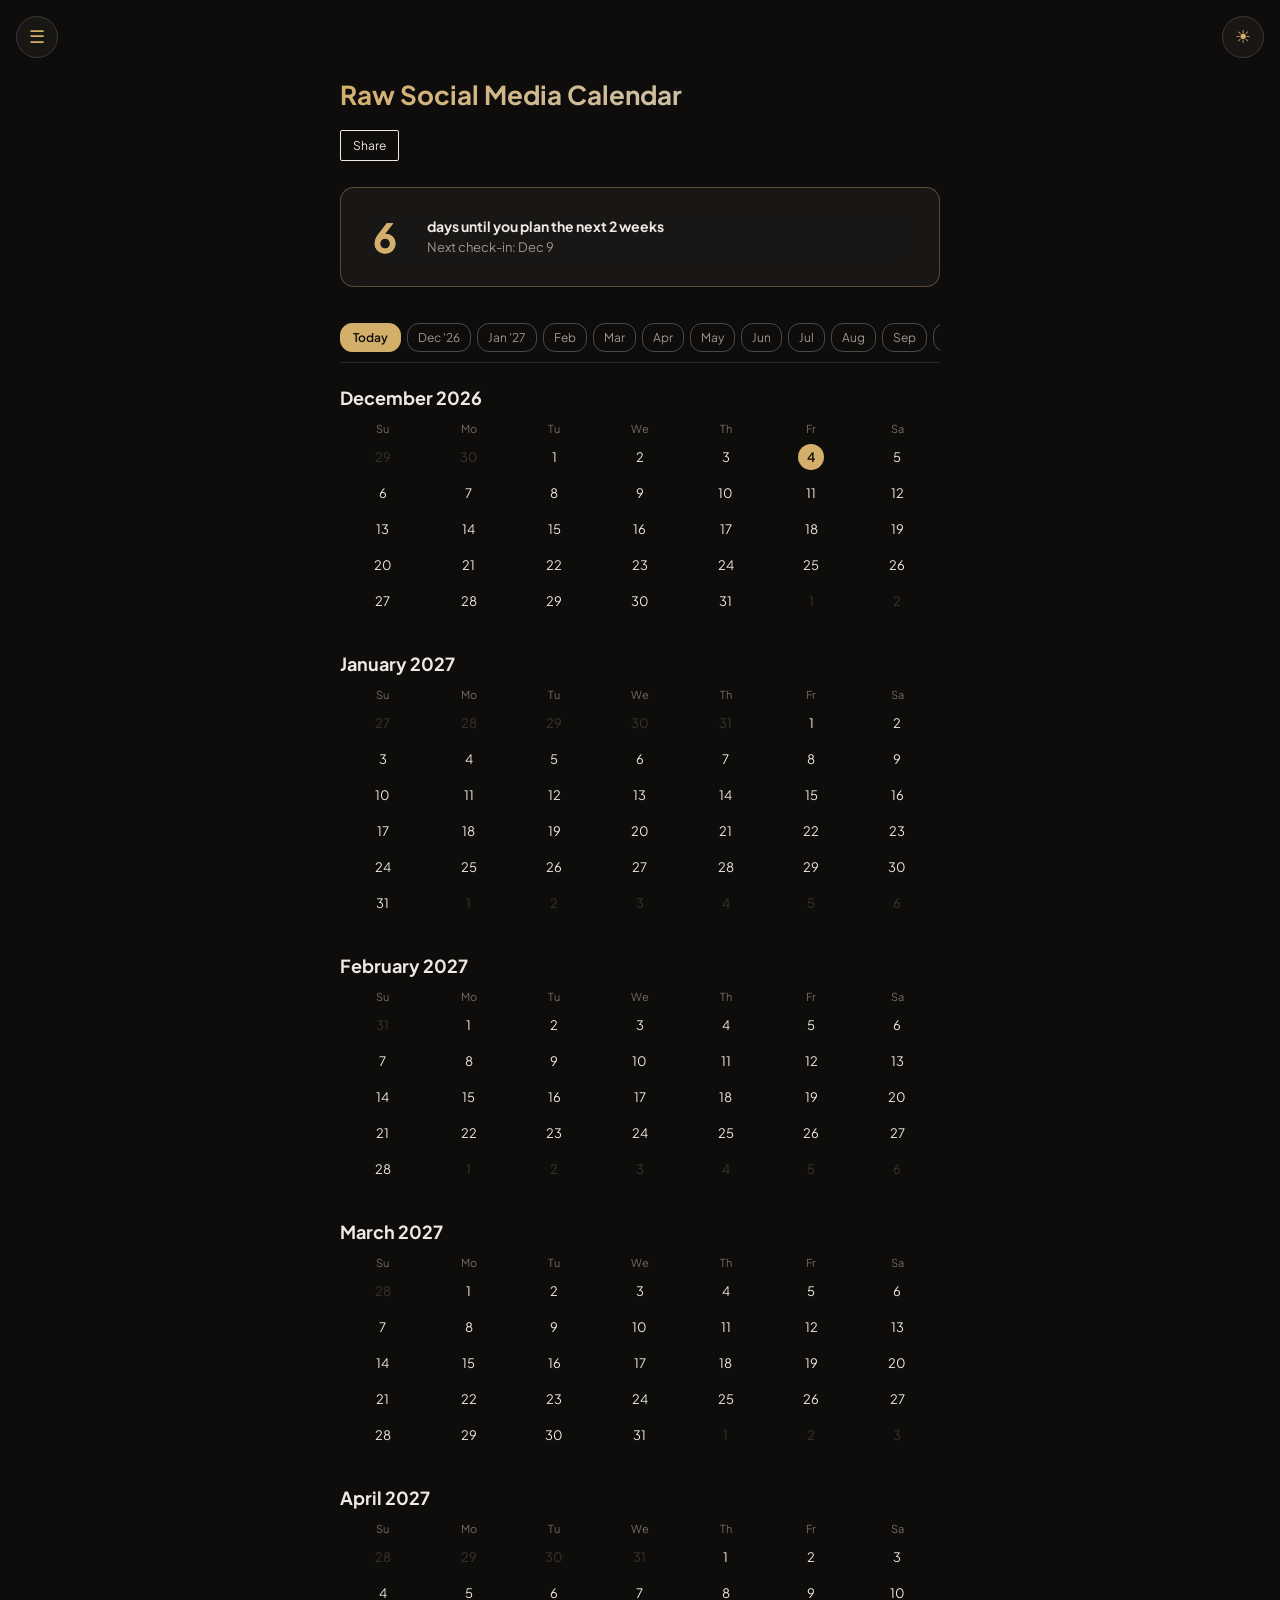
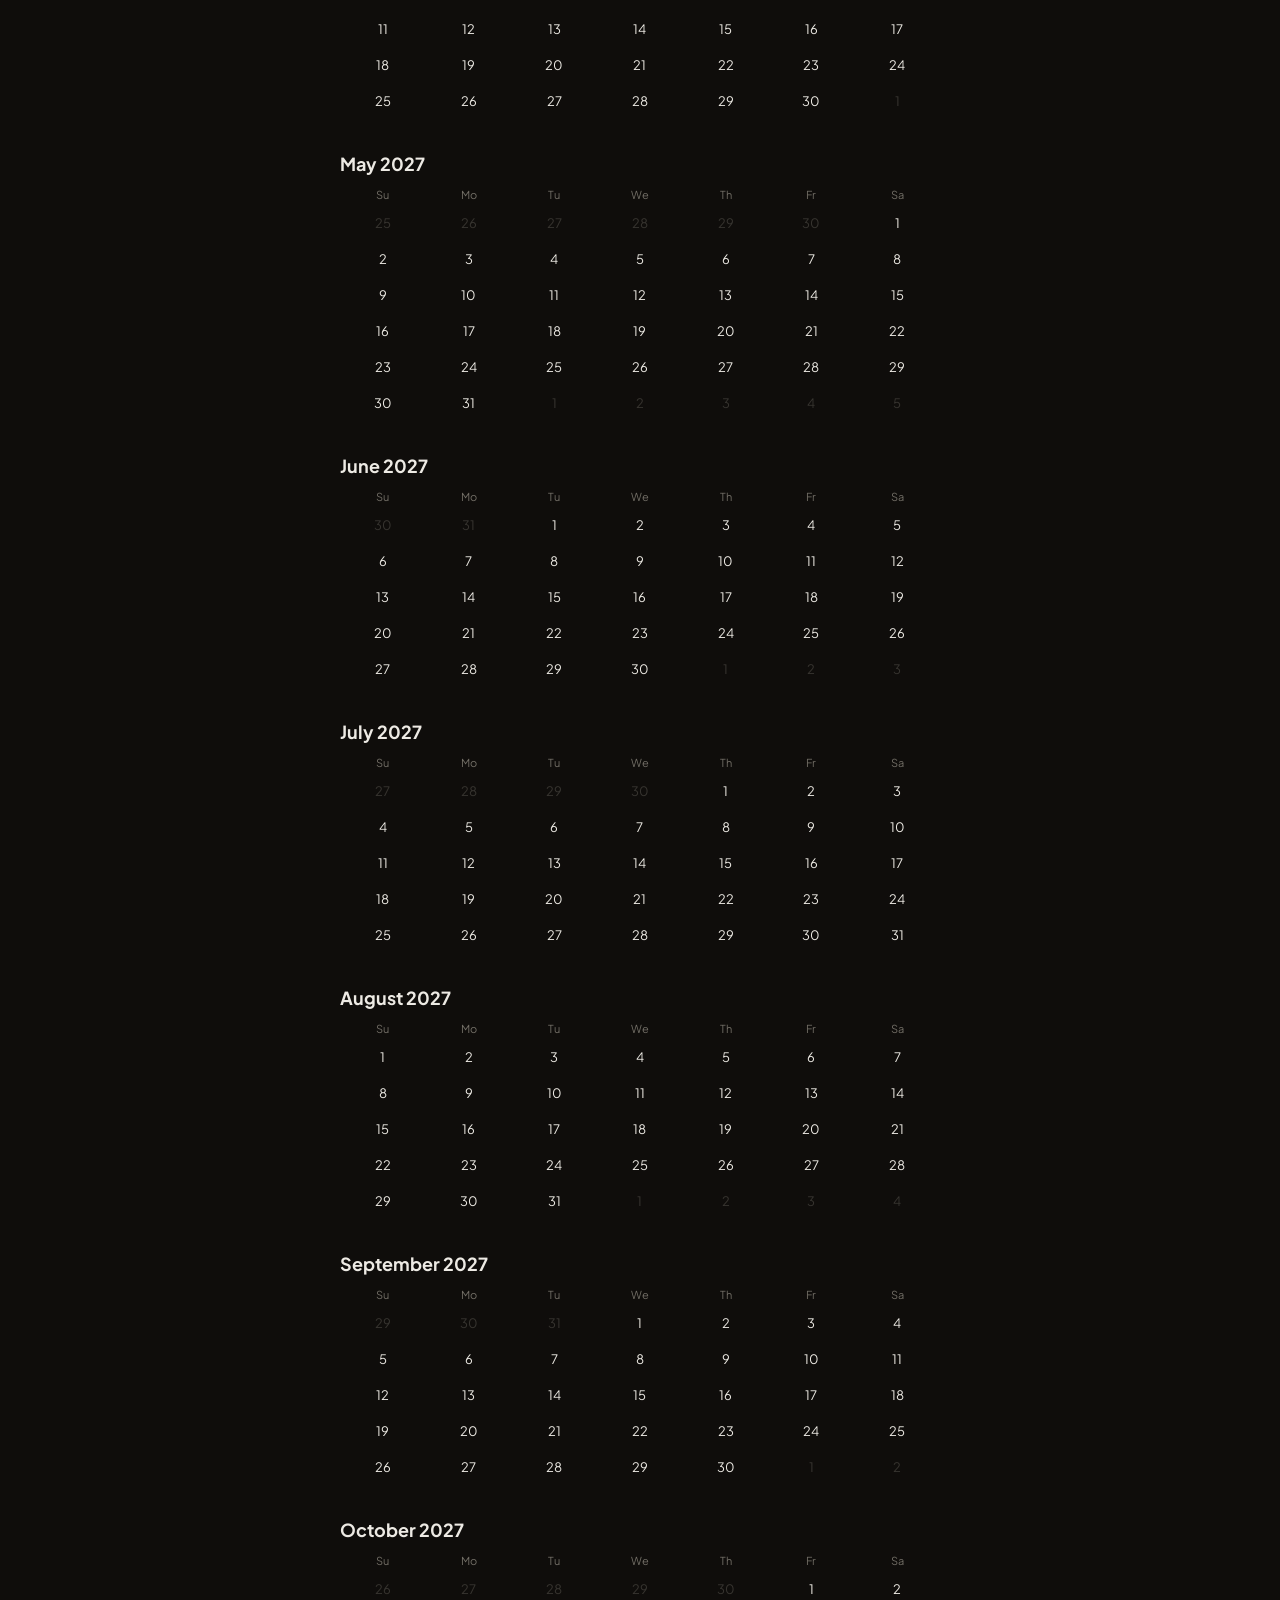
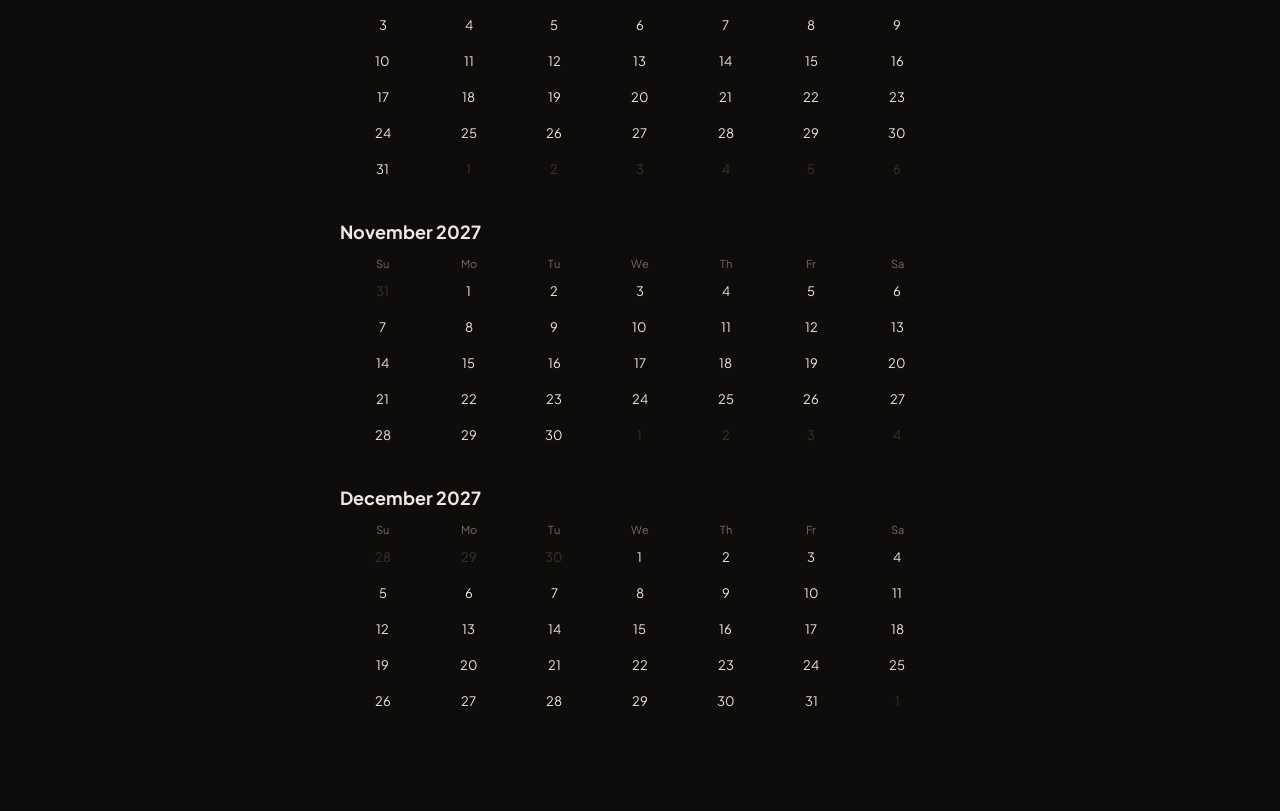
<file: index.html>
<!DOCTYPE html>
<html lang="en">
<head>
<meta charset="UTF-8" />
<meta name="viewport" content="width=device-width, initial-scale=1" />
<title>Raw Social Media Calendar</title>
<link rel="preconnect" href="https://fonts.googleapis.com">
<link href="https://fonts.googleapis.com/css2?family=Plus+Jakarta+Sans:wght@400;500;600;700;800&display=swap" rel="stylesheet">
<meta name="theme-color" content="#0F0D0B">
<meta name="mobile-web-app-capable" content="yes">
<meta name="apple-mobile-web-app-capable" content="yes">
<meta name="apple-mobile-web-app-status-bar-style" content="black-translucent">
<meta name="apple-mobile-web-app-title" content="RSM Calendar">
<link rel="icon" type="image/png" href="[data-uri]">
<link rel="apple-touch-icon" href="[data-uri]">
<link rel="manifest" href="[data-uri]">
<style>
  :root{
    --bg:#0F0D0B;
    --text:#EDEAE4;
    --text-soft:#9C978D;
    --muted:#726E66;
    --gold:#D4AF6A;
    --gold-rgb:212,175,106;
    --silver:#C7CBD1;
    --silver-rgb:199,203,209;
    --danger:#C1554B;
    --danger-rgb:193,85,75;
    --tint-rgb:255,255,255;
    --surface: rgba(255,255,255,0.045);
    --blur: blur(16px);
    --weight-body: 400;
    --weight-medium: 500;
    --weight-bold: 700;
  }
  body.daylight{
    --bg:#F6F5F2;
    --text:#15130F;
    --text-soft:#4B473F;
    --muted:#6B675F;
    --gold:#8A6423;
    --gold-rgb:138,100,35;
    --silver:#5B5F66;
    --silver-rgb:91,95,102;
    --danger:#A23F35;
    --danger-rgb:162,63,53;
    --tint-rgb:0,0,0;
    --surface: rgba(246,245,242,0.94);
    --blur: none;
    --weight-body: 600;
    --weight-medium: 700;
    --weight-bold: 800;
  }
  *{box-sizing:border-box;}
  html{scroll-behavior:smooth;}
  html,body{margin:0;padding:0;}
  body{
    background:var(--bg);
    color:var(--text);
    font-family:'Plus Jakarta Sans',system-ui,-apple-system,sans-serif;
    font-weight:var(--weight-body);
    line-height:1.45;
    -webkit-font-smoothing:antialiased;
    transition:background .2s ease, color .2s ease;
  }
  .hero-gradient{
    background:linear-gradient(135deg, var(--gold), var(--silver));
    -webkit-background-clip:text;background-clip:text;color:transparent;
  }
  .daylight-toggle-btn{
    position:fixed;top:16px;right:16px;z-index:20;
    width:42px;height:42px;border-radius:50%;
    background:var(--surface);backdrop-filter:var(--blur);-webkit-backdrop-filter:var(--blur);
    border:1px solid rgba(var(--tint-rgb),0.15);
    color:var(--gold);font-size:18px;cursor:pointer;
    display:flex;align-items:center;justify-content:center;
  }
  #app{max-width:640px;margin:0 auto;padding:76px 20px 60px;}
  .loading{color:var(--text-soft);font-size:14px;padding-top:40px;text-align:center;}

  .head h1{
    font-family:'Plus Jakarta Sans',system-ui,sans-serif;
    font-size:26px;
    font-weight:var(--weight-bold);
    margin:0 0 16px;
  }
  .head .sub{margin:0 0 14px;color:var(--text-soft);font-size:14px;}
  .actions{display:flex;align-items:center;gap:10px;flex-wrap:wrap;margin:0 0 26px;}
  .action-btn{
    background:transparent;border:1px solid var(--text);color:var(--text);
    padding:7px 12px;font-size:12px;font-family:inherit;border-radius:2px;
    cursor:pointer;white-space:nowrap;
  }
  .action-btn:hover{background:var(--text);color:var(--bg);}
  .back-btn{margin-bottom:12px;}
  .ios-hint{font-size:12px;color:var(--text-soft);}

  .cycle{
    display:flex;align-items:center;gap:16px;padding:20px 18px;
    background:var(--surface);backdrop-filter:var(--blur);-webkit-backdrop-filter:var(--blur);
    border:1px solid rgba(var(--gold-rgb),0.35);border-radius:14px;
    margin-bottom:36px;
  }
  .cycle-num{
    font-family:'Plus Jakarta Sans',system-ui,sans-serif;font-size:40px;font-weight:700;
    color:var(--gold);min-width:52px;text-align:center;
  }
  .cycle.due .cycle-num{color:var(--danger);}
  .cycle-text{flex:1;}
  .cycle-label{font-size:14px;font-weight:var(--weight-bold);}
  .cycle-sub{font-size:13px;color:var(--text-soft);margin-top:2px;}

  /* Month grid view */
  .month-nav{
    display:flex;gap:6px;overflow-x:auto;padding-bottom:10px;margin-bottom:22px;
    border-bottom:1px solid rgba(var(--tint-rgb),0.12);
    -webkit-overflow-scrolling:touch;scrollbar-width:none;
  }
  .month-nav::-webkit-scrollbar{display:none;}
  .month-nav-link{
    flex:0 0 auto;font-size:12px;color:var(--text-soft);text-decoration:none;
    padding:5px 10px;border:1px solid rgba(var(--tint-rgb),0.25);border-radius:12px;
    white-space:nowrap;
  }
  .nav-today-btn{
    flex:0 0 auto;font-size:12px;font-family:inherit;font-weight:600;
    color:var(--bg);background:var(--gold);border:1px solid var(--gold);
    padding:5px 12px;border-radius:12px;white-space:nowrap;cursor:pointer;
  }
  .month-block{margin-bottom:32px;}
  .month-title{font-family:'Plus Jakarta Sans',system-ui,sans-serif;font-size:18px;font-weight:var(--weight-bold);margin:0 0 10px;}
  .weekday-row{display:grid;grid-template-columns:repeat(7,1fr);margin-bottom:2px;}
  .weekday-row span{font-size:11px;color:var(--muted);text-align:center;}
  .week-row{
    display:grid;grid-template-columns:repeat(7,1fr);
  }
  .day-cell{
    display:flex;align-items:center;justify-content:center;
    height:36px;position:relative;cursor:pointer;border-radius:6px;
  }
  .day-cell:active{background:rgba(var(--tint-rgb),0.1);}
  .day-num{font-size:13px;color:var(--text);position:relative;z-index:1;}
  .day-cell.out .day-num{color:var(--muted);opacity:.4;}
  .day-cell.today::before{
    content:'';position:absolute;top:50%;left:50%;transform:translate(-50%,-50%);
    width:26px;height:26px;border-radius:50%;background:var(--gold);
  }
  .day-cell.today .day-num{color:var(--bg);font-weight:600;}
  .idea-dot{
    position:absolute;bottom:2px;left:50%;transform:translateX(-50%);
    width:5px;height:5px;border-radius:50%;background:var(--danger);z-index:2;
  }

  /* Week detail view */
  .week{display:flex;flex-direction:column;}
  .row{display:flex;gap:14px;position:relative;}
  .marker{width:16px;position:relative;display:flex;justify-content:center;flex-shrink:0;}
  .marker::before{
    content:'';position:absolute;top:0;bottom:-22px;width:1px;
    background:var(--text-soft);opacity:.35;left:50%;
  }
  .row:first-child .marker::before{top:8px;}
  .row:last-child .marker::before{display:none;}
  .dot{
    width:9px;height:9px;border-radius:50%;background:var(--bg);
    border:1.5px solid var(--text-soft);margin-top:6px;position:relative;z-index:1;
  }
  .row.today .dot{background:var(--gold);border-color:var(--gold);}

  .content{flex:1;padding-bottom:20px;border-bottom:1px solid rgba(var(--tint-rgb),0.1);margin-bottom:10px;}
  .row:last-child .content{border-bottom:none;margin-bottom:0;}
  .row-top{display:flex;align-items:baseline;gap:8px;margin-bottom:6px;}
  .row-top-link{
    cursor:pointer;padding:10px 8px;margin:-10px -8px 0;border-radius:6px;
  }
  .row-top-link:active{background:rgba(var(--tint-rgb),0.1);}
  .row-top-link .day-label{text-decoration:underline;text-decoration-color:rgba(var(--tint-rgb),0.25);text-underline-offset:3px;}
  .day-label{font-weight:var(--weight-bold);font-size:14px;}
  .day-date{font-size:12px;color:var(--muted);}
  .today-flag{
    font-size:11px;color:var(--gold);border:1px solid var(--gold);
    padding:1px 6px;border-radius:2px;margin-left:auto;
  }
  .day-detail{display:flex;flex-direction:column;}
  .day-detail .done-toggle{margin-bottom:16px;font-size:14px;}
  .day-note-textarea{
    width:100%;min-height:140px;resize:none;border:1px solid rgba(var(--tint-rgb),0.2);border-radius:6px;
    background:var(--surface);color:var(--text);font-family:inherit;
    font-size:14px;padding:12px;line-height:1.5;margin-bottom:20px;
  }
  .day-note-textarea::placeholder{color:var(--muted);font-style:italic;}
  .day-ideas-heading{font-size:13px;font-weight:600;color:var(--text-soft);margin-bottom:8px;}
  .note-input:focus{
    outline:none;border-bottom:1px solid var(--gold);
  }

  .row-bottom{display:flex;align-items:center;gap:10px;flex-wrap:wrap;}
  .done-toggle{display:flex;align-items:center;gap:6px;font-size:13px;color:var(--text-soft);}
  .done-toggle input{width:16px;height:16px;accent-color:var(--gold);}
  .note-input{
    flex:1;min-width:140px;border:none;border-bottom:1px solid transparent;
    background:transparent;font-size:13px;color:var(--text);padding:2px 0;font-style:italic;
  }
  .note-input::placeholder{color:var(--muted);opacity:.7;}
  .idea-flag{
    margin-top:8px;font-size:12px;color:var(--text);
    background:rgba(var(--gold-rgb),0.12);border-left:2px solid var(--gold);
    padding:6px 8px;border-radius:4px;
  }
  .idea-flag-stage{color:var(--text-soft);font-style:italic;}

  .footnote{margin-top:32px;font-size:12px;color:var(--muted);line-height:1.6;}

  @media (max-width:380px){
    .cycle-num{font-size:32px;min-width:44px;}
    .day-cell{height:32px;}
  }
  .hamburger-btn{
    position:fixed;top:16px;left:16px;z-index:20;
    width:42px;height:42px;border-radius:50%;
    background:var(--surface);backdrop-filter:var(--blur);-webkit-backdrop-filter:var(--blur);
    border:1px solid rgba(var(--tint-rgb),0.15);
    color:var(--gold);
    font-size:18px;cursor:pointer;
    display:flex;align-items:center;justify-content:center;
    box-shadow:none;
  }
  .notes-dot{
    position:absolute;top:1px;right:1px;
    width:11px;height:11px;border-radius:50%;
    background:var(--gold);border:2px solid var(--bg);
  }
  .notes-backdrop{position:fixed;inset:0;background:rgba(0,0,0,0.5);z-index:29;}
  .notes-drawer{
    position:fixed;top:0;left:0;bottom:0;width:78%;max-width:300px;z-index:30;
    background:var(--surface);backdrop-filter:var(--blur);-webkit-backdrop-filter:var(--blur);
    border-right:1px solid rgba(var(--tint-rgb),0.12);box-shadow:none;
    padding:64px 22px 24px;overflow-y:auto;
  }
  .drawer-title{
    font-family:'Plus Jakarta Sans',system-ui,sans-serif;font-size:20px;font-weight:var(--weight-bold);
    margin:0 0 18px;color:var(--text);
  }
  .drawer-person-row{
    display:block;width:100%;text-align:left;background:none;border:none;
    border-bottom:1px solid rgba(var(--tint-rgb),0.15);
    padding:16px 4px;font-size:17px;font-family:'Plus Jakarta Sans',system-ui,sans-serif;
    color:var(--text);cursor:pointer;
  }
  .drawer-person-row:active{background:rgba(var(--tint-rgb),0.07);}
  .drawer-section-label{
    font-size:11px;text-transform:uppercase;letter-spacing:.04em;
    color:var(--muted);margin:18px 0 4px;
  }
  .drawer-nav-row{
    display:block;width:100%;text-align:left;background:none;border:none;
    border-bottom:1px solid rgba(var(--tint-rgb),0.15);
    padding:14px 4px;font-size:15px;font-family:'Plus Jakarta Sans',sans-serif;
    color:var(--text);cursor:pointer;
  }
  .drawer-nav-row:active{background:rgba(var(--tint-rgb),0.07);}
  .drawer-back-btn{
    background:transparent;border:1px solid var(--text);color:var(--text);
    padding:7px 14px;font-size:13px;font-family:inherit;border-radius:2px;
    cursor:pointer;margin-bottom:18px;
  }
  .drawer-input{
    display:block;width:100%;border:1px solid rgba(var(--tint-rgb),0.25);border-radius:6px;
    background:var(--surface);color:var(--text);font-family:inherit;
    font-size:14px;padding:10px;margin-bottom:10px;
  }
  .duplicate-warning{
    font-size:12px;color:var(--danger);background:rgba(var(--danger-rgb),0.08);
    border:1px solid rgba(var(--danger-rgb),0.25);border-radius:6px;
    padding:8px 10px;margin:0 0 10px;line-height:1.4;
  }
  .empty-hint{font-size:13px;color:var(--muted);font-style:italic;padding:8px 4px;}
  .idea-row{
    display:flex;align-items:flex-start;gap:10px;
    padding:12px 4px;border-bottom:1px solid rgba(var(--tint-rgb),0.12);
  }
  .idea-row input[type=checkbox]{width:18px;height:18px;margin-top:2px;accent-color:var(--gold);flex-shrink:0;cursor:pointer;}
  .idea-row .idea-main{flex:1;min-width:0;}
  .idea-row .idea-text{font-size:14px;color:var(--text);}
  .idea-row .idea-date{display:block;font-size:12px;color:var(--muted);margin-top:2px;}
  .idea-row .idea-assignee{
    display:inline-block;font-size:11px;color:var(--text);background:rgba(var(--gold-rgb),0.15);
    border-radius:8px;padding:1px 7px;margin-top:4px;
  }
  .idea-row-actions{display:flex;gap:4px;flex-shrink:0;}
  .idea-icon-btn{
    width:26px;height:26px;border-radius:50%;border:none;background:rgba(var(--tint-rgb),0.06);
    color:var(--text-soft);font-size:13px;cursor:pointer;
    display:flex;align-items:center;justify-content:center;padding:0;
  }
  .idea-edit-form input, .idea-edit-form select{
    display:block;width:100%;margin-bottom:6px;
  }
  .idea-edit-actions{display:flex;gap:8px;}
  .idea-edit-actions button{
    font-size:12px;padding:5px 10px;border-radius:2px;font-family:inherit;cursor:pointer;
  }
  .history-heading{
    font-size:13px;font-weight:600;color:var(--text-soft);
    margin:22px 0 6px;padding-top:14px;border-top:1px dashed rgba(var(--tint-rgb),0.2);
  }
  .history-row{
    font-size:13px;color:var(--text-soft);padding:8px 4px;
    border-bottom:1px solid rgba(var(--tint-rgb),0.08);
  }
  .history-row .idea-date{display:inline;margin-top:0;margin-right:6px;}
  .bank-row{
    display:flex;align-items:center;gap:8px;
    padding:10px 4px;border-bottom:1px solid rgba(var(--tint-rgb),0.12);
  }
  .bank-row .bank-text{flex:1;font-size:14px;color:var(--text);}
  .bank-use-btn{
    flex-shrink:0;background:transparent;border:1px solid var(--gold);color:var(--gold);
    font-size:11px;padding:5px 8px;border-radius:10px;cursor:pointer;font-family:inherit;
  }
  .person-notes-textarea{
    width:100%;min-height:260px;resize:none;border:1px solid rgba(var(--tint-rgb),0.2);border-radius:6px;
    background:var(--surface);color:var(--text);font-family:inherit;
    font-size:14px;padding:12px;line-height:1.5;
  }
  .person-notes-textarea::placeholder{color:var(--muted);font-style:italic;}
</style>
</head>
<body>
<div id="app"><p class="loading">Loading your plan…</p></div>

<button id="notesHamburger" class="hamburger-btn" aria-label="Notes menu">☰<span id="notesDot" class="notes-dot" hidden></span></button>
<button id="daylightToggle" class="daylight-toggle-btn" aria-label="Toggle daylight mode">☀</button>
<div id="notesBackdrop" class="notes-backdrop" hidden></div>
<div id="notesDrawer" class="notes-drawer" hidden>
  <div id="notesListView">
    <h3 class="drawer-title">Menu</h3>
    <div class="drawer-section-label">People</div>
    <button class="drawer-person-row" data-idx="0">Danny</button>
    <button class="drawer-person-row" data-idx="1">Shauli</button>
    <button class="drawer-person-row" data-idx="2">Sruli</button>
    <div class="drawer-section-label">Content pipeline</div>
    <button class="drawer-nav-row" id="openStageCreate">Video idea</button>
    <button class="drawer-nav-row" id="openStageFilmed">Filmed</button>
    <button class="drawer-nav-row" id="openStageEdited">Edited</button>
    <button class="drawer-nav-row" id="openStagePosted">Posted</button>
    <button class="drawer-nav-row" id="openIdeasBank">Ideas bank</button>
  </div>

  <div id="notesPersonView" hidden>
    <button class="drawer-back-btn" data-back="list">← Back</button>
    <h3 class="drawer-title" id="notesPersonTitle"></h3>
    <textarea class="person-notes-textarea" id="personNotesArea" placeholder="Jot anything down for yourself..."></textarea>
  </div>

  <div id="stageCreateView" hidden>
    <button class="drawer-back-btn" data-back="list">← Back</button>
    <h3 class="drawer-title">Video idea</h3>
    <input type="text" id="newIdeaText" class="drawer-input" placeholder="What's the idea?">
    <input type="date" id="newIdeaDate" class="drawer-input">
    <select id="newIdeaAssignee" class="drawer-input">
      <option value="">Unassigned</option>
      <option value="Danny">Danny</option>
      <option value="Shauli">Shauli</option>
      <option value="Sruli">Sruli</option>
    </select>
    <p id="duplicateWarning" class="duplicate-warning" hidden></p>
    <button id="addIdeaBtn" class="action-btn">Add to calendar</button>
  </div>

  <div id="stageListView" hidden>
    <button class="drawer-back-btn" data-back="list">← Back</button>
    <h3 class="drawer-title" id="stageListTitle"></h3>
    <div id="stageListItems"></div>
  </div>

  <div id="ideasBankView" hidden>
    <button class="drawer-back-btn" data-back="list">← Back</button>
    <h3 class="drawer-title">Ideas bank</h3>
    <input type="text" id="bankInput" class="drawer-input" placeholder="Add an idea...">
    <button id="bankAddBtn" class="action-btn">Add</button>
    <div id="bankListItems"></div>
  </div>
</div>

<script>
(async function(){
  const MONTHS = ['January','February','March','April','May','June','July','August','September','October','November','December'];
  const WEEKDAY_LABELS = ['Su','Mo','Tu','We','Th','Fr','Sa'];
  const WEEKDAY_FULL = ['Sunday','Monday','Tuesday','Wednesday','Thursday','Friday','Motzei Shabbos'];
  const MONTH_SHORT = ['Jan','Feb','Mar','Apr','May','Jun','Jul','Aug','Sep','Oct','Nov','Dec'];

  function fmtISO(d){
    const y=d.getFullYear(), m=String(d.getMonth()+1).padStart(2,'0'), day=String(d.getDate()).padStart(2,'0');
    return `${y}-${m}-${day}`;
  }
  function fmtShort(d){ return `${MONTH_SHORT[d.getMonth()]} ${d.getDate()}`; }
  function fmtLong(d){ return `${MONTHS[d.getMonth()]} ${d.getDate()}, ${d.getFullYear()}`; }
  function escapeAttr(s){
    return String(s).replace(/&/g,'&amp;').replace(/"/g,'&quot;').replace(/</g,'&lt;');
  }
  const SUPABASE_URL = 'https://djtnfvosvkddcifzidnw.supabase.co';
  const SUPABASE_ANON_KEY = 'eyJhbGciOiJIUzI1NiIsInR5cCI6IkpXVCJ9.eyJpc3MiOiJzdXBhYmFzZSIsInJlZiI6ImRqdG5mdm9zdmtkZGNpZnppZG53Iiwicm9sZSI6ImFub24iLCJpYXQiOjE3ODg4NTA3NTUsImV4cCI6MjEwNDQyNjc1NX0.LzsZRSee7pq87ngbLccVz81GVu-er0QREO8I0ckRVIA';
  const SB_HEADERS = { apikey: SUPABASE_ANON_KEY, Authorization: `Bearer ${SUPABASE_ANON_KEY}` };

  async function safeGet(key){
    try{
      const res = await fetch(
        `${SUPABASE_URL}/rest/v1/calendar_kv?key=eq.${encodeURIComponent(key)}&select=value`,
        { headers: SB_HEADERS }
      );
      if (!res.ok) return null;
      const rows = await res.json();
      return rows.length ? rows[0].value : null;
    }catch(e){ return null; }
  }
  async function safeSet(key, value){
    try{
      await fetch(`${SUPABASE_URL}/rest/v1/calendar_kv`, {
        method: 'POST',
        headers: { ...SB_HEADERS, 'Content-Type': 'application/json', Prefer: 'resolution=merge-duplicates' },
        body: JSON.stringify({ key, value })
      });
    }catch(e){ /* session-only fallback */ }
  }

  // Daylight mode: personal display preference, kept in localStorage (not shared/team data)
  const DAYLIGHT_KEY = 'rsmCalendarDaylightMode';
  const daylightToggle = document.getElementById('daylightToggle');
  function applyDaylightMode(on){
    document.body.classList.toggle('daylight', on);
    daylightToggle.textContent = on ? '🌙' : '☀';
    // backdrop-filter can fail to repaint on some mobile browsers when its
    // value changes via a custom property alone — force a reflow on every
    // glass-surface element so the blur actually updates immediately.
    document.querySelectorAll('.notes-drawer, .cycle, .daylight-toggle-btn, .hamburger-btn, .notes-backdrop').forEach(el=>{ void el.offsetHeight; });
  }
  let daylightOn = false;
  try{ daylightOn = localStorage.getItem(DAYLIGHT_KEY) === 'on'; }catch(e){}
  applyDaylightMode(daylightOn);
  daylightToggle.addEventListener('click', ()=>{
    daylightOn = !daylightOn;
    applyDaylightMode(daylightOn);
    try{ localStorage.setItem(DAYLIGHT_KEY, daylightOn ? 'on' : 'off'); }catch(e){ /* ignore */ }
  });

  const today = new Date();
  const todayISO = fmtISO(today);
  const app = document.getElementById('app');

  let isIOS = false, isStandalone = false, isWebContext = false;
  try{
    isIOS = /iphone|ipad|ipod/i.test(navigator.userAgent) && !window.MSStream;
    isStandalone = window.navigator.standalone === true || window.matchMedia('(display-mode: standalone)').matches;
    isWebContext = (location.protocol === 'http:' || location.protocol === 'https:');
  }catch(e){}
  let deferredInstallPrompt = null;
  window.addEventListener('beforeinstallprompt', (e)=>{
    e.preventDefault();
    deferredInstallPrompt = e;
    if (view==='month') render();
  });

  let personNotes = await safeGet('person-notes');
  if (!Array.isArray(personNotes) || personNotes.length !== 3) personNotes = ['', '', ''];
  let selectedPerson = 0;

  // Fully automatic 14-day planning reminder — no storage, no manual reset.
  // Counts 14 down to 1, shows as "due" on day 1, then rolls back to 14 the next day.
  const CYCLE_EPOCH = new Date(2026, 8, 3);
  function daysUntilCheckIn(){
    const daysSince = Math.floor((today - CYCLE_EPOCH) / 86400000);
    const position = ((daysSince % 14) + 14) % 14; // 0..13
    const remaining = 14 - position;               // 14 down to 1
    const due = remaining === 1;
    const nextDate = new Date(today);
    nextDate.setDate(today.getDate() + (remaining - 1));
    return { diff: remaining, due, nextDate };
  }

  // ---- navigation state ----
  let view = 'month';           // 'month' | 'week' | 'day'
  let selectedWeekStart = null; // ISO date of the Sunday for the week being viewed
  let selectedDayISO = null;    // ISO date for the single-day view
  const weekCache = {};         // weekStartISO -> { days:[{task,detail}x7], log:{iso:{done,note}} }

  function blankWeekData(){
    return { days: Array.from({length:7}, ()=>({task:'', detail:''})), log:{} };
  }
  async function loadWeek(weekStartISO){
    if (weekCache[weekStartISO]) return weekCache[weekStartISO];
    let data = await safeGet(`week:${weekStartISO}`);
    if (!data || !Array.isArray(data.days) || data.days.length !== 7) data = blankWeekData();
    if (!data.log) data.log = {};
    weekCache[weekStartISO] = data;
    return data;
  }
  async function saveWeek(weekStartISO){
    await safeSet(`week:${weekStartISO}`, weekCache[weekStartISO]);
  }
  function sundayOf(date){
    const d = new Date(date); d.setHours(0,0,0,0); d.setDate(d.getDate() - d.getDay()); return d;
  }
  function weekDatesFrom(sunday){
    return Array.from({length:7}, (_,i)=>{ const d = new Date(sunday); d.setDate(sunday.getDate()+i); return d; });
  }
  function buildMonthWeeks(year, month){
    const firstOfMonth = new Date(year, month, 1);
    const lastOfMonth = new Date(year, month+1, 0);
    const gridStart = sundayOf(firstOfMonth);
    const weeks = [];
    let cursor = new Date(gridStart);
    while (true){
      const dates = weekDatesFrom(cursor);
      weeks.push({ weekStartISO: fmtISO(dates[0]), dates });
      cursor.setDate(cursor.getDate()+7);
      if (cursor > lastOfMonth) break;
    }
    return weeks;
  }

  async function goToWeek(weekStartISO){
    await loadWeek(weekStartISO);
    selectedWeekStart = weekStartISO;
    view = 'week';
    render();
  }
  function goToMonth(){
    view = 'month';
    render();
  }
  async function goToDay(iso){
    const weekStartISO = fmtISO(sundayOf(new Date(iso+'T00:00:00')));
    await loadWeek(weekStartISO);
    selectedDayISO = iso;
    view = 'day';
    render();
  }
  function goToWeekFromDay(){
    selectedWeekStart = fmtISO(sundayOf(new Date(selectedDayISO+'T00:00:00')));
    view = 'week';
    render();
  }

  function wireHeaderActions(){
    const installBtn = document.getElementById('installBtn');
    if (installBtn) installBtn.addEventListener('click', async ()=>{
      if (!deferredInstallPrompt) return;
      deferredInstallPrompt.prompt();
      await deferredInstallPrompt.userChoice;
      deferredInstallPrompt = null;
      render();
    });
    const shareBtn = document.getElementById('shareBtn');
    if (shareBtn) shareBtn.addEventListener('click', async ()=>{
      const shareData = { title: 'Raw Social Media Calendar', text: 'Our shared content calendar', url: location.href };
      try{
        if (navigator.share){ await navigator.share(shareData); }
        else if (navigator.clipboard){
          await navigator.clipboard.writeText(location.href);
          shareBtn.textContent = 'Link copied';
          setTimeout(()=>{ shareBtn.textContent = 'Share'; }, 1500);
        }
      }catch(e){ /* share cancelled or unsupported, no-op */ }
    });
  }

  function renderMonthView(){
    const {diff, due, nextDate} = daysUntilCheckIn();
    const startYear = today.getFullYear();
    const startMonth = today.getMonth();
    const endYear = startYear + 1;

    const monthList = [];
    for (let y = startYear; y <= endYear; y++){
      const mStart = (y === startYear) ? startMonth : 0;
      for (let m = mStart; m <= 11; m++) monthList.push({ y, m });
    }

    const navHTML = '<button class="nav-today-btn" id="todayNavBtn">Today</button>' + monthList.map(({y,m})=>{
      const showYear = (m === 0) || (y === startYear && m === startMonth);
      const label = MONTH_SHORT[m] + (showYear ? ` '${String(y).slice(2)}` : '');
      return `<a href="#month-${y}-${m}" class="month-nav-link">${label}</a>`;
    }).join('');

    let monthsHTML = '';
    monthList.forEach(({y,m})=>{
      const weeks = buildMonthWeeks(y, m);
      monthsHTML += `
        <div class="month-block" id="month-${y}-${m}">
          <div class="month-title">${MONTHS[m]} ${y}</div>
          <div class="weekday-row">${WEEKDAY_LABELS.map(w=>`<span>${w}</span>`).join('')}</div>
          ${weeks.map(w=>`
            <div class="week-row" data-week="${w.weekStartISO}">
              ${w.dates.map(d=>{
                const out = d.getMonth() !== m;
                const isToday = fmtISO(d) === todayISO;
                const hasIdea = pipelineIdeas.some(p => p.date === fmtISO(d));
                return `<div class="day-cell ${out?'out':''} ${isToday?'today':''}" data-date="${fmtISO(d)}"><span class="day-num">${d.getDate()}</span>${hasIdea?'<span class="idea-dot"></span>':''}</div>`;
              }).join('')}
            </div>
          `).join('')}
        </div>
      `;
    });

    app.innerHTML = `
      <header class="head">
        <h1 class="hero-gradient">Raw Social Media Calendar</h1>
        <div class="actions">
          ${deferredInstallPrompt ? '<button class="action-btn" id="installBtn">Add to Home Screen</button>' : ''}
          ${isWebContext ? '<button class="action-btn" id="shareBtn">Share</button>' : ''}
          ${(!deferredInstallPrompt && isIOS && !isStandalone) ? '<span class="ios-hint">On iPhone: Share icon → Add to Home Screen</span>' : ''}
        </div>
      </header>

      <section class="cycle ${due ? 'due' : ''}">
        <div class="cycle-num ${due ? '' : 'hero-gradient'}">${due ? '✓' : diff}</div>
        <div class="cycle-text">
          <div class="cycle-label">${due ? 'Time to plan the next 2 weeks' : 'days until you plan the next 2 weeks'}</div>
          <div class="cycle-sub">${due ? 'Resets on its own tomorrow \u2014 nothing to press.' : `Next check-in: ${fmtShort(nextDate)}`}</div>
        </div>
      </section>

      <nav class="month-nav">${navHTML}</nav>

      <section class="months">${monthsHTML}</section>
    `;

    wireHeaderActions();
    app.querySelectorAll('.day-cell').forEach(cell=>{
      cell.addEventListener('click', ()=> goToDay(cell.dataset.date));
    });
    document.getElementById('todayNavBtn').addEventListener('click', ()=>{
      goToWeek(fmtISO(sundayOf(today)));
    });
  }

  function renderWeekView(){
    const weekStartISO = selectedWeekStart;
    const sunday = new Date(weekStartISO+'T00:00:00');
    const dates = weekDatesFrom(sunday);
    const data = weekCache[weekStartISO] || blankWeekData();
    const rangeLabel = `${fmtShort(dates[0])} – ${fmtShort(dates[6])}`;

    app.innerHTML = `
      <header class="head">
        <button class="action-btn back-btn" id="backBtn">← All months</button>
        <h1>${rangeLabel}</h1>
      </header>

      <section class="week">
        ${dates.map((d,i)=>{
          const iso = fmtISO(d);
          const isToday = iso === todayISO;
          const log = data.log[iso] || {done:false, note:''};
          return `
          <div class="row ${isToday?'today':''}">
            <div class="marker"><span class="dot"></span></div>
            <div class="content">
              <div class="row-top row-top-link" data-goto-day="${iso}">
                <span class="day-label">${WEEKDAY_FULL[d.getDay()]}</span>
                <span class="day-date">${fmtShort(d)}</span>
                ${isToday ? '<span class="today-flag">today</span>' : ''}
              </div>
              <div class="row-bottom">
                <label class="done-toggle">
                  <input type="checkbox" data-iso="${iso}" ${log.done ? 'checked':''}/>
                  <span>Done</span>
                </label>
                <input class="note-input" placeholder="Add a note for this date…" data-iso="${iso}" value="${escapeAttr(log.note||'')}" />
              </div>
              ${pipelineIdeas.filter(p=>p.date===iso).map(p=>`
                <div class="idea-flag">🎬 ${escapeAttr(p.text)} <span class="idea-flag-stage">(${p.stage}${p.assignee ? ' · '+escapeAttr(p.assignee) : ''})</span></div>
              `).join('')}
            </div>
          </div>`;
        }).join('')}
      </section>

      <p class="footnote">
        This reminds you when you open it — it can't push a notification on its own.
      </p>
    `;

    document.getElementById('backBtn').addEventListener('click', goToMonth);
    app.querySelectorAll('.row-top-link').forEach(el=>{
      el.addEventListener('click', ()=> goToDay(el.dataset.gotoDay));
    });

    app.querySelectorAll('input[type=checkbox]').forEach(el=>{
      el.addEventListener('change', async (e)=>{
        const iso = e.target.dataset.iso;
        weekCache[weekStartISO].log[iso] = { ...(weekCache[weekStartISO].log[iso]||{}), done: e.target.checked };
        await saveWeek(weekStartISO);
      });
    });
    app.querySelectorAll('.note-input').forEach(el=>{
      el.addEventListener('change', async (e)=>{
        const iso = e.target.dataset.iso;
        weekCache[weekStartISO].log[iso] = { ...(weekCache[weekStartISO].log[iso]||{}), note: e.target.value };
        await saveWeek(weekStartISO);
      });
    });
  }

  function render(){
    if (view === 'month') renderMonthView();
    else if (view === 'week') renderWeekView();
    else renderDayView();
  }

  function renderDayView(){
    const iso = selectedDayISO;
    const d = new Date(iso+'T00:00:00');
    const weekStartISO = fmtISO(sundayOf(d));
    const data = weekCache[weekStartISO] || blankWeekData();
    const idx = d.getDay();
    const log = data.log[iso] || {done:false, note:''};
    const isToday = iso === todayISO;
    const dayIdeas = pipelineIdeas.filter(p => p.date === iso);

    app.innerHTML = `
      <header class="head">
        <button class="action-btn back-btn" id="backToWeekBtn">← Back to week</button>
        <h1>${WEEKDAY_FULL[idx]}</h1>
        <p class="sub">${fmtLong(d)}${isToday ? ' — today' : ''}</p>
      </header>

      <section class="day-detail">
        <label class="done-toggle">
          <input type="checkbox" id="dayDoneCheckbox" ${log.done ? 'checked':''}/>
          <span>Done</span>
        </label>
        <textarea class="day-note-textarea" id="dayNoteInput" placeholder="Add a note for this date…">${escapeAttr(log.note||'')}</textarea>

        ${dayIdeas.length ? `
          <div class="day-ideas-heading">Scheduled content</div>
          ${dayIdeas.map(p => `<div class="idea-flag">🎬 ${escapeAttr(p.text)} <span class="idea-flag-stage">(${p.stage}${p.assignee?' · '+escapeAttr(p.assignee):''})</span></div>`).join('')}
        ` : ''}
      </section>
    `;

    document.getElementById('backToWeekBtn').addEventListener('click', goToWeekFromDay);
    document.getElementById('dayDoneCheckbox').addEventListener('change', async (e)=>{
      weekCache[weekStartISO].log[iso] = { ...(weekCache[weekStartISO].log[iso]||{}), done: e.target.checked };
      await saveWeek(weekStartISO);
    });
    document.getElementById('dayNoteInput').addEventListener('change', async (e)=>{
      weekCache[weekStartISO].log[iso] = { ...(weekCache[weekStartISO].log[iso]||{}), note: e.target.value };
      await saveWeek(weekStartISO);
    });
  }

  // ---- personal notes drawer (persists across both views) ----
  const notesHamburger = document.getElementById('notesHamburger');
  const notesDot = document.getElementById('notesDot');
  const notesBackdrop = document.getElementById('notesBackdrop');
  const notesDrawer = document.getElementById('notesDrawer');
  const notesListView = document.getElementById('notesListView');
  const notesPersonView = document.getElementById('notesPersonView');
  const notesPersonTitle = document.getElementById('notesPersonTitle');
  const personNotesArea = document.getElementById('personNotesArea');
  const stageCreateView = document.getElementById('stageCreateView');
  const newIdeaText = document.getElementById('newIdeaText');
  const newIdeaDate = document.getElementById('newIdeaDate');
  const newIdeaAssignee = document.getElementById('newIdeaAssignee');
  const duplicateWarning = document.getElementById('duplicateWarning');
  const addIdeaBtn = document.getElementById('addIdeaBtn');
  const stageListView = document.getElementById('stageListView');
  const stageListTitle = document.getElementById('stageListTitle');
  const stageListItems = document.getElementById('stageListItems');
  const ideasBankView = document.getElementById('ideasBankView');
  const bankInput = document.getElementById('bankInput');
  const bankAddBtn = document.getElementById('bankAddBtn');
  const bankListItems = document.getElementById('bankListItems');
  let notesSaveTimer = null;
  let currentStageFilter = null; // { showStage, setStage } for whichever checklist is open

  function genId(){ return 'id-' + Date.now() + '-' + Math.floor(Math.random()*10000); }

  let pipelineIdeas = await safeGet('pipeline-ideas');
  if (!Array.isArray(pipelineIdeas)) pipelineIdeas = [];
  let ideasBank = await safeGet('ideas-bank');
  if (!Array.isArray(ideasBank)) ideasBank = [];

  function updateNotesDot(){
    notesDot.hidden = !personNotes.some(n => n && n.trim().length > 0);
  }
  updateNotesDot();

  function allSubViews(){ return [notesListView, notesPersonView, stageCreateView, stageListView, ideasBankView]; }
  function showOnly(viewEl){
    allSubViews().forEach(v => { v.hidden = (v !== viewEl); });
  }

  function openNotesDrawer(){
    notesBackdrop.hidden = false;
    notesDrawer.hidden = false;
    showNotesList();
  }
  function closeNotesDrawer(){
    notesBackdrop.hidden = true;
    notesDrawer.hidden = true;
  }
  function showNotesList(){ showOnly(notesListView); }
  function showNotesPerson(idx, label){
    selectedPerson = idx;
    notesPersonTitle.textContent = label;
    personNotesArea.value = personNotes[idx];
    showOnly(notesPersonView);
  }

  const STOPWORDS = new Set(['a','an','the','and','or','of','to','for','on','in','at','with','about','is','are','this','that','our','your','from','into']);
  function significantWords(text){
    return text.toLowerCase().replace(/[^a-z0-9\s]/g,' ').split(/\s+/).filter(w => w.length > 2 && !STOPWORDS.has(w));
  }
  function findSimilarIdea(text){
    const words = significantWords(text);
    if (words.length === 0) return null;
    const wordSet = new Set(words);
    let best = null, bestDist = Infinity;
    pipelineIdeas.forEach(idea=>{
      const otherWords = significantWords(idea.text);
      if (otherWords.length === 0) return;
      const overlap = otherWords.filter(w => wordSet.has(w)).length;
      const score = overlap / Math.min(wordSet.size, otherWords.length);
      if (score >= 0.5 && idea.date){
        const dist = Math.abs(new Date(idea.date+'T00:00:00') - today);
        if (dist < bestDist){ bestDist = dist; best = idea; }
      }
    });
    return best;
  }

  function showStageCreate(prefillText){
    newIdeaText.value = prefillText || '';
    newIdeaDate.value = '';
    newIdeaAssignee.value = '';
    duplicateWarning.hidden = true;
    showOnly(stageCreateView);
  }

  let editingIdeaId = null;
  let deletingIdeaId = null;

  function ideaRowHTML(i){
    if (i.id === editingIdeaId){
      return `
        <div class="idea-row idea-edit-form" data-id="${i.id}">
          <div class="idea-main">
            <input type="text" class="drawer-input edit-text" value="${escapeAttr(i.text)}">
            <input type="date" class="drawer-input edit-date" value="${i.date || ''}">
            <select class="drawer-input edit-assignee">
              <option value="" ${!i.assignee?'selected':''}>Unassigned</option>
              <option value="Danny" ${i.assignee==='Danny'?'selected':''}>Danny</option>
              <option value="Shauli" ${i.assignee==='Shauli'?'selected':''}>Shauli</option>
              <option value="Sruli" ${i.assignee==='Sruli'?'selected':''}>Sruli</option>
            </select>
            <div class="idea-edit-actions">
              <button type="button" class="action-btn save-edit-btn" data-id="${i.id}">Save</button>
              <button type="button" class="action-btn cancel-edit-btn">Cancel</button>
            </div>
          </div>
        </div>`;
    }
    if (i.id === deletingIdeaId){
      return `
        <div class="idea-row idea-confirm-delete" data-id="${i.id}">
          <div class="idea-main">
            <span class="idea-text">Delete "${escapeAttr(i.text)}"? This can't be undone.</span>
            <div class="idea-edit-actions">
              <button type="button" class="action-btn confirm-delete-btn" data-id="${i.id}">Yes, delete</button>
              <button type="button" class="action-btn cancel-delete-btn">Cancel</button>
            </div>
          </div>
        </div>`;
    }
    return `
      <div class="idea-row" data-id="${i.id}">
        <input type="checkbox" data-id="${i.id}">
        <span class="idea-main">
          <span class="idea-text">${escapeAttr(i.text)}</span>
          <span class="idea-date">${i.date ? fmtShort(new Date(i.date+'T00:00:00')) : ''}</span>
          ${i.assignee ? `<span class="idea-assignee">${escapeAttr(i.assignee)}</span>` : ''}
        </span>
        <span class="idea-row-actions">
          <button type="button" class="idea-icon-btn edit-idea-btn" data-id="${i.id}">✎</button>
          <button type="button" class="idea-icon-btn delete-idea-btn" data-id="${i.id}">×</button>
        </span>
      </div>`;
  }

  function wireIdeaRowEvents(container){
    container.querySelectorAll('input[type=checkbox]').forEach(cb=>{
      cb.addEventListener('change', async ()=>{
        const idea = pipelineIdeas.find(i => i.id === cb.dataset.id);
        if (idea) idea.stage = currentStageFilter.setStage;
        await safeSet('pipeline-ideas', pipelineIdeas);
        renderStageChecklist();
      });
    });
    container.querySelectorAll('.edit-idea-btn').forEach(btn=>{
      btn.addEventListener('click', ()=>{
        editingIdeaId = btn.dataset.id;
        deletingIdeaId = null;
        renderStageChecklist();
      });
    });
    container.querySelectorAll('.delete-idea-btn').forEach(btn=>{
      btn.addEventListener('click', ()=>{
        deletingIdeaId = btn.dataset.id;
        editingIdeaId = null;
        renderStageChecklist();
      });
    });
    container.querySelectorAll('.confirm-delete-btn').forEach(btn=>{
      btn.addEventListener('click', async ()=>{
        pipelineIdeas = pipelineIdeas.filter(i => i.id !== btn.dataset.id);
        deletingIdeaId = null;
        await safeSet('pipeline-ideas', pipelineIdeas);
        renderStageChecklist();
        render();
      });
    });
    container.querySelectorAll('.cancel-delete-btn').forEach(btn=>{
      btn.addEventListener('click', ()=>{
        deletingIdeaId = null;
        renderStageChecklist();
      });
    });
    container.querySelectorAll('.save-edit-btn').forEach(btn=>{
      btn.addEventListener('click', async ()=>{
        const row = btn.closest('.idea-edit-form');
        const idea = pipelineIdeas.find(i => i.id === btn.dataset.id);
        if (idea){
          const newText = row.querySelector('.edit-text').value.trim();
          const newDate = row.querySelector('.edit-date').value;
          if (newText) idea.text = newText;
          if (newDate) idea.date = newDate;
          idea.assignee = row.querySelector('.edit-assignee').value;
        }
        editingIdeaId = null;
        await safeSet('pipeline-ideas', pipelineIdeas);
        renderStageChecklist();
        render();
      });
    });
    container.querySelectorAll('.cancel-edit-btn').forEach(btn=>{
      btn.addEventListener('click', ()=>{
        editingIdeaId = null;
        renderStageChecklist();
      });
    });
  }

  function renderStageChecklist(){
    const items = pipelineIdeas.filter(i => i.stage === currentStageFilter.showStage);
    let html;
    if (items.length === 0){
      html = '<p class="empty-hint">Nothing waiting here.</p>';
    } else {
      items.sort((a,b) => (a.date || '').localeCompare(b.date || ''));
      html = items.map(ideaRowHTML).join('');
    }

    if (currentStageFilter.setStage === 'posted'){
      const posted = pipelineIdeas.filter(i => i.stage === 'posted')
        .sort((a,b) => (b.date||'').localeCompare(a.date||''));
      html += '<div class="history-heading">Already posted</div>';
      html += posted.length === 0
        ? '<p class="empty-hint">Nothing posted yet.</p>'
        : posted.map(i => `
            <div class="history-row">
              <span class="idea-date">${i.date ? fmtShort(new Date(i.date+'T00:00:00')) : ''}</span>
              ${escapeAttr(i.text)}${i.assignee ? ` \u2014 ${escapeAttr(i.assignee)}` : ''}
            </div>
          `).join('');
    }

    stageListItems.innerHTML = html;
    wireIdeaRowEvents(stageListItems);
  }
  function showStageList(showStage, setStage, label){
    currentStageFilter = { showStage, setStage };
    editingIdeaId = null;
    deletingIdeaId = null;
    stageListTitle.textContent = label;
    renderStageChecklist();
    showOnly(stageListView);
  }

  function renderBankList(){
    if (ideasBank.length === 0){
      bankListItems.innerHTML = '<p class="empty-hint">No ideas banked yet.</p>';
      return;
    }
    bankListItems.innerHTML = ideasBank.map(b => `
      <div class="bank-row">
        <span class="bank-text">${escapeAttr(b.text)}</span>
        <button class="bank-use-btn" data-id="${b.id}">Use</button>
      </div>
    `).join('');
    bankListItems.querySelectorAll('.bank-use-btn').forEach(btn=>{
      btn.addEventListener('click', async ()=>{
        const bankItem = ideasBank.find(b => b.id === btn.dataset.id);
        ideasBank = ideasBank.filter(b => b.id !== btn.dataset.id);
        await safeSet('ideas-bank', ideasBank);
        showStageCreate(bankItem ? bankItem.text : '');
      });
    });
  }
  function showIdeasBank(){
    bankInput.value = '';
    renderBankList();
    showOnly(ideasBankView);
  }

  notesHamburger.addEventListener('click', openNotesDrawer);
  notesBackdrop.addEventListener('click', closeNotesDrawer);
  document.querySelectorAll('.drawer-back-btn').forEach(btn=>{
    btn.addEventListener('click', showNotesList);
  });

  document.querySelectorAll('.drawer-person-row').forEach(btn=>{
    btn.addEventListener('click', ()=>{
      showNotesPerson(Number(btn.dataset.idx), btn.textContent);
    });
  });

  document.getElementById('openStageCreate').addEventListener('click', ()=> showStageCreate(''));
  document.getElementById('openStageFilmed').addEventListener('click', ()=> showStageList('idea','filmed','Filmed'));
  document.getElementById('openStageEdited').addEventListener('click', ()=> showStageList('filmed','edited','Edited'));
  document.getElementById('openStagePosted').addEventListener('click', ()=> showStageList('edited','posted','Posted'));
  document.getElementById('openIdeasBank').addEventListener('click', showIdeasBank);

  newIdeaText.addEventListener('input', ()=>{
    duplicateWarning.hidden = true;
    const match = findSimilarIdea(newIdeaText.value);
    if (!match) return;
    const matchDate = new Date(match.date+'T00:00:00');
    const daysDiff = Math.round((matchDate - today) / 86400000); // negative = past, positive = future
    if (Math.abs(daysDiff) > 21) return; // too long ago to bother flagging
    let when;
    if (daysDiff === 0) when = 'today';
    else if (daysDiff === -1) when = 'yesterday';
    else if (daysDiff === 1) when = 'tomorrow';
    else if (daysDiff < 0) when = `${Math.abs(daysDiff)} days ago`;
    else when = `in ${daysDiff} days`;
    duplicateWarning.hidden = false;
    duplicateWarning.textContent = `You've got something similar ${when} (${fmtShort(matchDate)}): "${match.text}" — still want to add this too?`;
  });

  addIdeaBtn.addEventListener('click', async ()=>{
    const text = newIdeaText.value.trim();
    const date = newIdeaDate.value;
    const assignee = newIdeaAssignee.value;
    if (!text || !date) return;
    pipelineIdeas.push({ id: genId(), text, date, stage: 'idea', assignee });
    await safeSet('pipeline-ideas', pipelineIdeas);
    showNotesList();
    render();
  });

  bankAddBtn.addEventListener('click', async ()=>{
    const text = bankInput.value.trim();
    if (!text) return;
    ideasBank.push({ id: genId(), text });
    await safeSet('ideas-bank', ideasBank);
    bankInput.value = '';
    renderBankList();
  });

  personNotesArea.addEventListener('input', (e)=>{
    personNotes[selectedPerson] = e.target.value;
    updateNotesDot();
    clearTimeout(notesSaveTimer);
    notesSaveTimer = setTimeout(async ()=>{
      await safeSet('person-notes', personNotes);
    }, 500);
  });

  render();
})();
</script>
</body>
</html>
</file>
